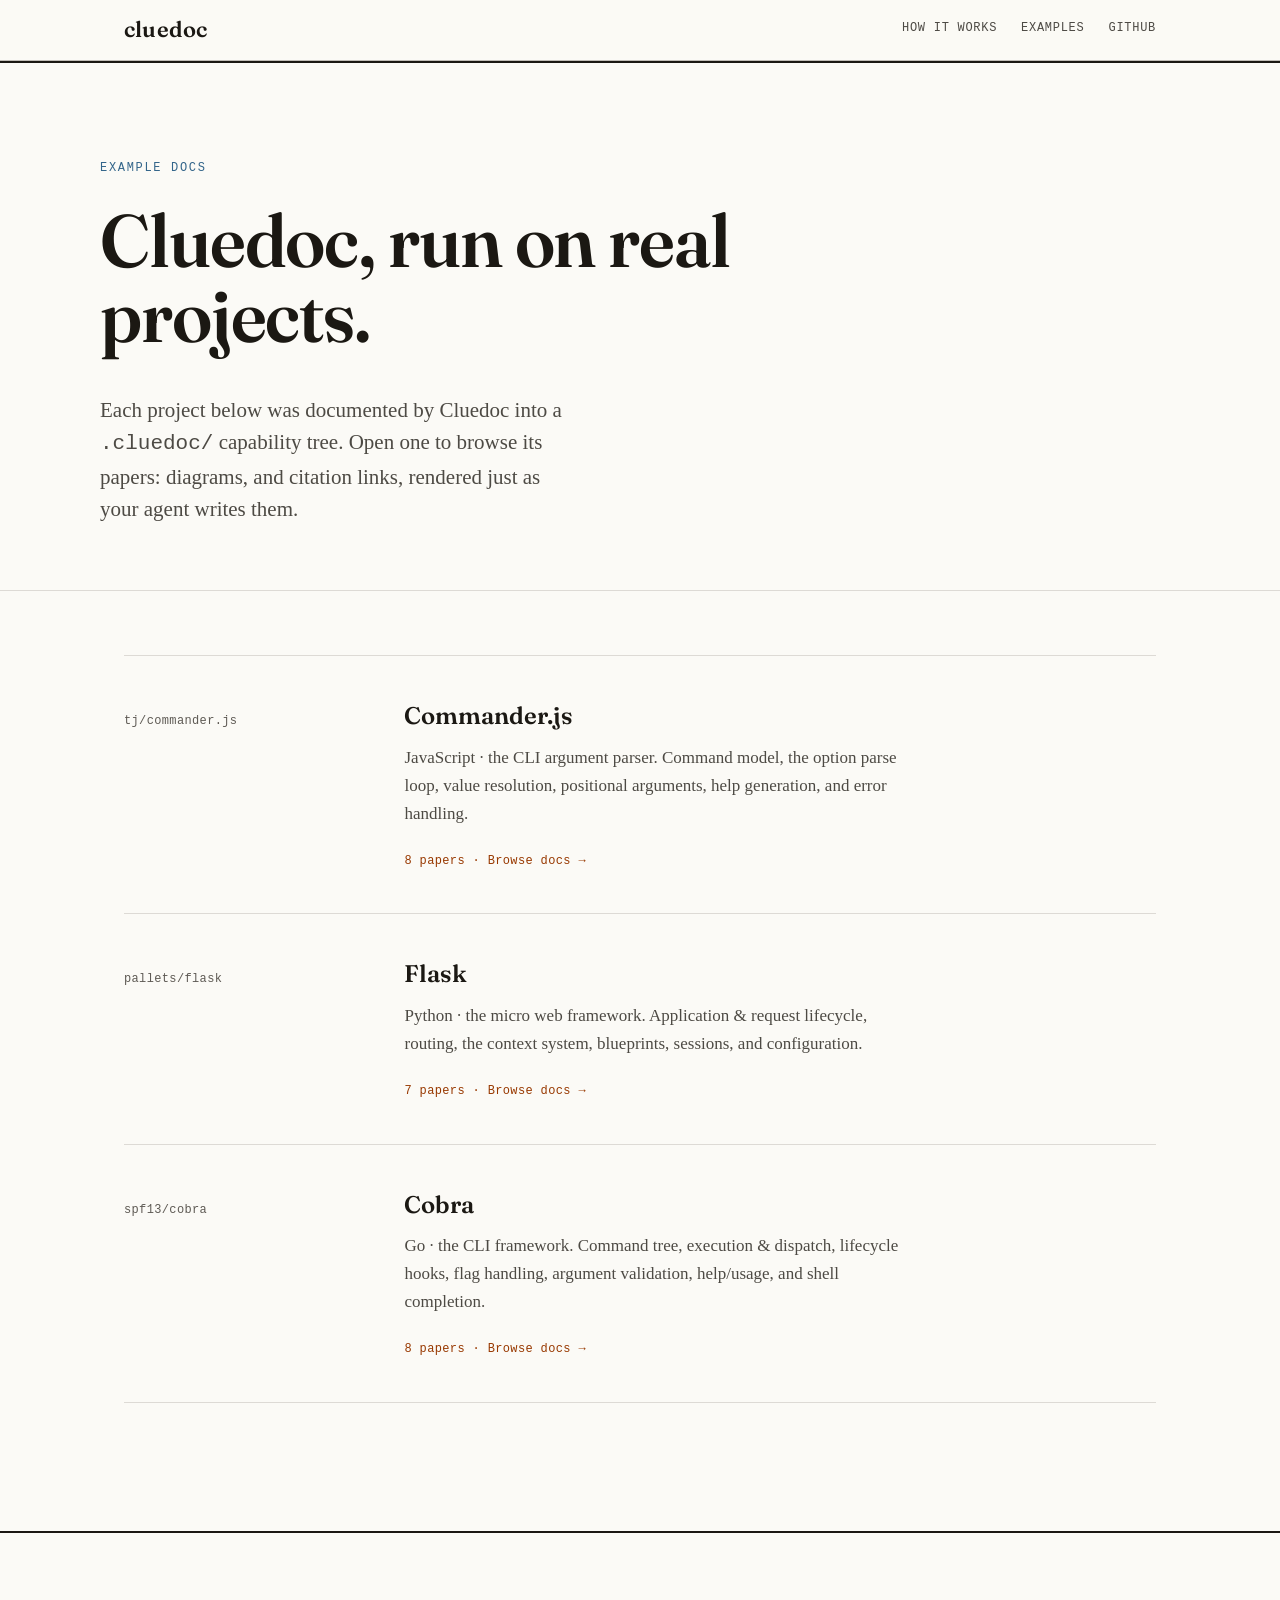
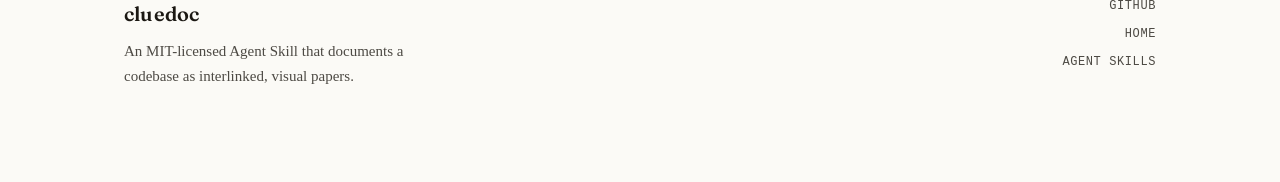
<file: docs/examples.html>
<!doctype html>
<html lang="en">
<head>
<meta charset="utf-8">
<meta name="viewport" content="width=device-width, initial-scale=1">
<title>Cluedoc: example docs</title>
<meta name="description" content="Cluedoc run over real open-source projects. Browse the generated capability-tree papers.">
<link rel="preconnect" href="https://fonts.googleapis.com">
<link rel="preconnect" href="https://fonts.gstatic.com" crossorigin>
<link href="https://fonts.googleapis.com/css2?family=Fraunces:opsz,wght@9..144,400;9..144,500;9..144,600;9..144,700&display=swap" rel="stylesheet">
<link rel="stylesheet" href="assets/style.css">
</head>
<body>

<header class="masthead">
  <div class="wrap running-head">
    <a class="wordmark" href="index.html">cluedoc</a>
    <span class="spacer"></span>
    <nav class="masthead-links">
      <a class="hide-sm" href="index.html#how">How it works</a>
      <a href="examples.html">Examples</a>
      <a href="https://github.com/KeunwooPark/cluedoc">GitHub</a>
    </nav>
  </div>
</header>

<main>
<section class="frontmatter wrap">
  <p class="eyebrow">Example docs</p>
  <h1 class="title">Cluedoc, run on real projects.</h1>
  <p class="abstract" style="margin-top: var(--space-xl);">
    Each project below was documented by Cluedoc into a <code>.cluedoc/</code> capability tree. Open one to browse its papers: diagrams, and citation links, rendered just as your agent writes them.
  </p>
</section>

<section class="section" style="border-top: 1px solid var(--color-rule);">
  <div class="wrap">
    <div id="gallery" class="gallery"></div>
  </div>
</section>
</main>

<footer class="colophon">
  <div class="wrap">
    <div class="imprint">
      <a class="wordmark" href="index.html">cluedoc</a>
      <p>An MIT-licensed Agent Skill that documents a codebase as interlinked, visual papers.</p>
    </div>
    <nav class="links">
      <a href="https://github.com/KeunwooPark/cluedoc">GitHub</a>
      <a href="index.html">Home</a>
      <a href="https://agentskills.io">Agent Skills</a>
    </nav>
  </div>
</footer>

<script>
(async function () {
  const gallery = document.getElementById('gallery');
  try {
    const res = await fetch('examples/manifest.json', { cache: 'no-cache' });
    const data = await res.json();
    const list = (data && data.examples) || [];
    if (!list.length) {
      gallery.className = '';
      gallery.innerHTML = '<div class="gallery-empty">No examples published yet. Check back soon.</div>';
      return;
    }
    gallery.innerHTML = list.map(function (ex) {
      const root = 'examples/' + ex.slug + '/.cluedoc/README.md';
      const href = 'viewer.html?doc=' + encodeURIComponent(root) + '&title=' + encodeURIComponent(ex.name);
      return '<a class="example-card" href="' + href + '">'
        + '<div><p class="repo">' + esc(ex.repo || '') + '</p></div>'
        + '<div>'
        + '<h3>' + esc(ex.name) + '</h3>'
        + '<p>' + esc(ex.description || '') + '</p>'
        + '<span class="meta">' + (ex.papers ? ex.papers + ' papers · ' : '') + 'Browse docs →</span>'
        + '</div>'
        + '</a>';
    }).join('');
  } catch (e) {
    gallery.className = '';
    gallery.innerHTML = '<div class="gallery-empty">Could not load examples (' + esc(String(e)) + ').</div>';
  }
  function esc(s){return String(s).replace(/[&<>"]/g,function(c){return({'&':'&amp;','<':'&lt;','>':'&gt;','"':'&quot;'})[c];});}
})();
</script>
</body>
</html>
</file>
<file: docs/assets/style.css>
/* Hallmark · macrostructure: Long Document · genre: editorial
 * theme: custom (vibe: "academic paper, magazine touch"
 *   · paper oklch(97.5% 0.006 90) · ink oklch(24% 0.01 80)
 *   · accents #33658A blue / #F26419 orange / #8ED081 green)
 * nav: N6 masthead · footer: Ft4 colophon · enrichment: Tier-A figure + drop cap
 * pre-emit critique: P5 H4 E5 S5 R4 V5 · light-only
 * Aesthetic: an academic paper on screen — front matter, numbered sections,
 * hairline rules, a plated figure, a citation-graph colophon; a magazine touch. */

:root {
  /* ---- neutrals (warm anchor, hue ~85) ---- */
  --color-paper:    oklch(98.5% 0.005 92);   /* warm near-white page */
  --color-paper-2:  oklch(99.2% 0.005 95);   /* plates / cards, brighter */
  --color-paper-3:  oklch(95.2% 0.008 88);   /* sunk panels, code */
  --color-rule:     oklch(89%   0.008 88);   /* hairline */
  --color-rule-2:   oklch(80%   0.010 85);   /* stronger rule */
  --color-neutral:  oklch(47%   0.011 85);   /* faint / captions (AA on paper) */
  --color-muted:    oklch(41%   0.010 82);   /* soft body */
  --color-ink:      oklch(21%   0.011 78);   /* near-black, warm */

  /* ---- brand accents (exact hexes, held as tokens) ---- */
  --color-blue:     #33658A;   /* primary — links, rules, CTA fill */
  --color-orange:   #F26419;   /* spark  — marks, active, arrows, display */
  --color-green:    #8ED081;   /* tree   — diagram markers, tags, prompts */

  --color-accent:      var(--color-blue);
  --color-spark:       var(--color-orange);
  --color-spark-ink:   oklch(47% 0.145 47);            /* orange for small text (AA on paper) */
  --color-tree:        var(--color-green);
  --color-on-accent:   oklch(99% 0.004 95);           /* text on blue fill */
  --color-mark-band:   oklch(87% 0.075 58);           /* orange highlighter */
  --color-blue-soft:   oklch(93% 0.030 250);          /* inline-code / focus wash */
  --color-green-soft:  oklch(93% 0.045 145);          /* tag chip */
  --color-focus:       oklch(52% 0.13 250);

  /* ---- type ---- */
  --display: "Fraunces", "Iowan Old Style", "Palatino Linotype", Palatino, Georgia, serif;
  --serif:   "Iowan Old Style", "Palatino Linotype", Palatino, "Book Antiqua", Georgia, serif;
  --mono:    ui-monospace, "SF Mono", "JetBrains Mono", "Fira Code", Menlo, Consolas, monospace;

  /* ---- spacing (4pt) ---- */
  --space-2xs: 4px;  --space-xs: 8px;  --space-sm: 12px; --space-md: 16px;
  --space-lg: 24px;  --space-xl: 40px; --space-2xl: 64px; --space-3xl: 96px;

  --radius: 4px;
  --maxw: 1080px;
  --measure: 68ch;

  --ease-out: cubic-bezier(0.22, 0.61, 0.36, 1);
  --dur: 480ms;
}

* { box-sizing: border-box; }
html, body { overflow-x: clip; }
html { scroll-behavior: smooth; }

body {
  margin: 0;
  background: var(--color-paper);
  color: var(--color-ink);
  font-family: var(--serif);
  font-size: 18px;
  line-height: 1.65;
  -webkit-font-smoothing: auto;
  text-rendering: optimizeLegibility;
}

a { color: var(--color-accent); text-decoration: none; }
a:hover { text-decoration: underline; text-underline-offset: 2px; text-decoration-thickness: 1px; }
a:focus-visible, button:focus-visible {
  outline: 2px solid var(--color-focus);
  outline-offset: 2px;
  border-radius: 2px;
}

.wrap { max-width: var(--maxw); margin: 0 auto; padding: 0 var(--space-lg); }

/* magazine highlighter — band sits behind the x-height, never a fat underline */
.hl {
  background-image: linear-gradient(180deg,
    transparent 34%, var(--color-mark-band) 34%,
    var(--color-mark-band) 90%, transparent 90%);
  padding: 0 0.04em;
}

/* ============================================================
   Masthead — journal running head (N6)
   ============================================================ */
.masthead {
  position: sticky; top: 0; z-index: 30;
  background: color-mix(in srgb, var(--color-paper) 90%, transparent);
  backdrop-filter: saturate(1.2) blur(6px);
  border-bottom: 2px solid var(--color-ink);
}
.masthead::after {                   /* the thin second rule of a double rule */
  content: ""; display: block; height: 2px;
  background: var(--color-paper);
  border-bottom: 1px solid var(--color-rule-2);
}
.running-head {
  display: flex; align-items: center; gap: var(--space-lg);
  height: 58px;
}
.wordmark {
  font-family: var(--display);
  font-weight: 600;
  font-size: 22px;
  letter-spacing: 0.01em;
  color: var(--color-ink);
  font-optical-sizing: auto;
}
.wordmark:hover { text-decoration: none; }
.running-head .spacer { flex: 1; }
.masthead-links { display: flex; align-items: baseline; gap: var(--space-lg); }
.masthead-links a {
  font-family: var(--mono);
  font-size: 12px;
  letter-spacing: 0.06em;
  text-transform: uppercase;
  color: var(--color-muted);
}
.masthead-links a:hover { color: var(--color-accent); text-decoration: none; }

/* ============================================================
   Front matter — the paper's title block (hero)
   ============================================================ */
.frontmatter { padding: var(--space-3xl) 0 var(--space-2xl); }
.eyebrow {
  font-family: var(--mono);
  font-size: 12px; letter-spacing: 0.14em; text-transform: uppercase;
  color: var(--color-accent);
  margin: 0 0 var(--space-lg);
}
.title {
  font-family: var(--display);
  font-optical-sizing: auto;
  font-weight: 600;
  font-size: clamp(40px, 6.4vw, 74px);
  line-height: 1.02;
  letter-spacing: -0.015em;
  margin: 0;
  max-width: 18ch;
  overflow-wrap: anywhere; min-width: 0;
}

.frontmatter-body {
  display: grid;
  grid-template-columns: minmax(0, 1.05fr) minmax(0, 0.95fr);
  gap: var(--space-2xl);
  align-items: end;
  margin-top: var(--space-xl);
}
.frontmatter-body > * { min-width: 0; }
.abstract {
  font-size: 21px; line-height: 1.55;
  color: var(--color-muted);
  max-width: 46ch; margin: 0;
}
.abstract .label {
  display: block;
  font-family: var(--mono); font-size: 11px; letter-spacing: 0.14em;
  text-transform: uppercase; color: var(--color-neutral);
  margin-bottom: var(--space-xs);
}
.abstract strong { color: var(--color-ink); font-weight: 600; }
.cta-row { display: flex; flex-wrap: wrap; gap: var(--space-sm); align-items: center; margin-top: var(--space-xl); }

/* buttons */
.btn {
  display: inline-flex; align-items: center; gap: var(--space-xs);
  font-family: var(--mono); font-size: 13px; font-weight: 600;
  letter-spacing: 0.02em;
  line-height: 1;
  padding: 13px 20px; border-radius: var(--radius);
  border: 1px solid var(--color-rule-2);
  color: var(--color-ink); background: var(--color-paper-2);
  transition: transform 140ms var(--ease-out), border-color 140ms var(--ease-out), color 140ms var(--ease-out);
}
.btn:hover { text-decoration: none; border-color: var(--color-accent); color: var(--color-accent); transform: translateY(-1px); }
.btn:active { transform: translateY(0); }
.btn.primary { background: var(--color-accent); color: var(--color-on-accent); border-color: var(--color-accent); }
.btn.primary:hover { color: var(--color-on-accent); filter: brightness(1.08); }

/* ---- Figure 1 plate (replaces the fake terminal) ---- */
.plate {
  margin: 0;
  min-width: 0;
  background: var(--color-paper-2);
  border: 1px solid var(--color-rule-2);
  border-radius: var(--radius);
  box-shadow: 0 18px 40px -32px rgba(30, 26, 20, 0.45);
  overflow: hidden;
}
.plate .figure-body {
  margin: 0; padding: var(--space-lg) var(--space-lg) var(--space-md);
  font-family: var(--mono); font-size: 12.5px; line-height: 1.6;
  color: var(--color-ink); overflow-x: auto;
}
.plate figcaption {
  border-top: 1px solid var(--color-rule);
  padding: var(--space-sm) var(--space-lg);
  font-family: var(--mono); font-size: 11px; letter-spacing: 0.04em;
  color: var(--color-neutral);
}
.plate figcaption b { color: var(--color-muted); font-weight: 600; }
.f-label  { color: var(--color-accent); }
.f-dim    { color: var(--color-neutral); }
.f-arrow  { color: var(--color-spark); }
.f-tree   { color: color-mix(in srgb, var(--color-green) 72%, var(--color-ink)); }
.f-title  { color: var(--color-ink); font-weight: 600; }

/* ============================================================
   Sections — numbered like a paper
   ============================================================ */
.section { padding: var(--space-2xl) 0; border-top: 1px solid var(--color-rule); }
.section-head { margin-bottom: var(--space-xl); }
.section-num {
  font-family: var(--mono); font-size: 12px; letter-spacing: 0.1em;
  text-transform: uppercase; color: var(--color-accent);
  margin: 0 0 var(--space-sm);
}
.section-head h2 {
  font-family: var(--display); font-optical-sizing: auto;
  font-weight: 600; font-size: clamp(28px, 3.8vw, 40px);
  line-height: 1.08; letter-spacing: -0.01em;
  margin: 0; max-width: 20ch;
  overflow-wrap: anywhere; min-width: 0;
}
.section-head .sub {
  color: var(--color-muted); font-size: 19px;
  max-width: var(--measure); margin: var(--space-md) 0 0;
}
/* drop cap on the lead paragraph of §1 */
.leadin { max-width: var(--measure); font-size: 19px; color: var(--color-muted); margin: 0 0 var(--space-xl); }
.leadin.dropcap::first-letter {
  font-family: var(--display); font-weight: 600;
  float: left; font-size: 3.4em; line-height: 0.78;
  padding: 6px 10px 0 0; color: var(--color-ink);
}

/* feature stack — hairline rows, not an icon-tile grid */
.feature-stack { display: grid; gap: 0; }
.feature {
  display: grid; grid-template-columns: minmax(0, 0.4fr) minmax(0, 1fr);
  gap: var(--space-xl);
  padding: var(--space-xl) 0; border-top: 1px solid var(--color-rule);
}
.feature:last-child { border-bottom: 1px solid var(--color-rule); }
.feature .kicker { font-family: var(--mono); font-size: 12px; color: var(--color-neutral); letter-spacing: 0.04em; }
.feature h3 { font-family: var(--display); font-weight: 600; font-size: 23px; margin: 0 0 var(--space-sm); }
.feature p { color: var(--color-muted); font-size: 17px; margin: 0; max-width: 56ch; }
.feature code { font-family: var(--mono); font-size: 0.82em; background: var(--color-blue-soft);
  color: color-mix(in srgb, var(--color-blue) 70%, var(--color-ink)); padding: 1px 5px; border-radius: 3px; }

/* pull quote — magazine touch */
.pullquote {
  border: none; margin: var(--space-2xl) 0; padding: 0;
  max-width: 22ch;
}
.pullquote p {
  font-family: var(--display); font-optical-sizing: auto;
  font-weight: 500; font-size: clamp(26px, 4vw, 40px);
  line-height: 1.14; color: var(--color-ink); margin: 0;
  border-left: 3px solid var(--color-spark);
  padding-left: var(--space-lg);
}

/* how-it-works — big serif numerals */
.steps { display: grid; gap: 0; }
.step {
  display: grid; grid-template-columns: 72px 1fr; gap: var(--space-lg);
  padding: var(--space-xl) 0; border-top: 1px solid var(--color-rule); align-items: start;
}
.step:last-child { border-bottom: 1px solid var(--color-rule); }
.step .n {
  font-family: var(--display); font-optical-sizing: auto;
  font-weight: 500; font-size: 46px; line-height: 0.9;
  color: var(--color-accent);
}
.step h3 { font-family: var(--display); font-weight: 600; margin: 0 0 var(--space-xs); font-size: 22px; }
.step p { margin: 0; color: var(--color-muted); font-size: 17px; max-width: 62ch; }
.step strong { color: var(--color-ink); }

/* install — inline set command, no terminal */
.setcmd {
  display: flex; align-items: center; gap: var(--space-md); flex-wrap: wrap;
  background: var(--color-paper-3);
  border: 1px solid var(--color-rule-2);
  border-radius: var(--radius);
  padding: 6px 6px 6px var(--space-lg);
  max-width: 100%;
}
.setcmd .cmd { font-family: var(--mono); font-size: 15px; color: var(--color-ink); }
.setcmd .cmd .prompt { color: var(--color-accent); user-select: none; }
.setcmd .spacer { flex: 1; }
.setcmd button {
  font-family: var(--mono); font-size: 12px; font-weight: 600; cursor: pointer;
  color: var(--color-ink); background: var(--color-paper-2);
  border: 1px solid var(--color-rule-2); padding: 9px 14px; border-radius: 3px;
  transition: border-color 140ms var(--ease-out), color 140ms var(--ease-out);
}
.setcmd button:hover { border-color: var(--color-spark); color: var(--color-spark-ink); }

/* ============================================================
   Examples gallery (examples.html)
   ============================================================ */
.gallery { display: grid; gap: 0; }
.example-card {
  display: grid; grid-template-columns: minmax(0, 0.32fr) minmax(0, 1fr);
  gap: var(--space-xl); align-items: baseline;
  padding: var(--space-xl) 0; border-top: 1px solid var(--color-rule); color: inherit;
  transition: background 140ms var(--ease-out);
}
.gallery .example-card:last-child { border-bottom: 1px solid var(--color-rule); }
.example-card:hover { text-decoration: none; background: var(--color-paper-2); }
.example-card:hover h3 { color: var(--color-accent); }
.example-card .repo { font-family: var(--mono); font-size: 12px; color: var(--color-neutral); margin: 0; letter-spacing: 0.03em; }
.example-card h3 { font-family: var(--display); font-weight: 600; margin: 0 0 var(--space-xs); font-size: 24px; transition: color 140ms var(--ease-out); }
.example-card p { margin: 0 0 var(--space-md); color: var(--color-muted); font-size: 17px; max-width: 60ch; }
.example-card .meta { font-family: var(--mono); font-size: 12px; color: var(--color-spark-ink); letter-spacing: 0.03em; }
.gallery-empty {
  border: 1px dashed var(--color-rule-2); border-radius: var(--radius);
  padding: var(--space-3xl) var(--space-xl); text-align: center; color: var(--color-neutral);
  font-family: var(--mono); font-size: 14px;
}

/* ============================================================
   Colophon footer (Ft4)
   ============================================================ */
.colophon {
  border-top: 2px solid var(--color-ink);
  margin-top: var(--space-2xl);
  padding: var(--space-2xl) 0 var(--space-3xl);
}
.colophon .wrap { display: grid; gap: var(--space-lg); grid-template-columns: minmax(0, 1fr) auto; align-items: start; }
.colophon .imprint .wordmark { font-size: 20px; }
.colophon .imprint p { margin: var(--space-xs) 0 0; color: var(--color-muted); font-size: 15px; max-width: 44ch; }
.colophon .links { display: flex; flex-direction: column; gap: var(--space-xs); text-align: right; }
.colophon .links a { font-family: var(--mono); font-size: 12px; letter-spacing: 0.05em; text-transform: uppercase; color: var(--color-muted); }
.colophon .links a:hover { color: var(--color-accent); text-decoration: none; }

/* ============================================================
   Reveal (one quiet entrance)
   ============================================================ */
.reveal { opacity: 0; transform: translateY(12px); }
.reveal.in { opacity: 1; transform: none; transition: opacity var(--dur) var(--ease-out), transform var(--dur) var(--ease-out); }

@media (prefers-reduced-motion: reduce) {
  html { scroll-behavior: auto; }
  .reveal { opacity: 1; transform: none; }
  .reveal.in { transition: opacity 150ms linear; }
  .btn, .example-card, .setcmd button { transition: none; }
}

/* ============================================================
   Responsive
   ============================================================ */
@media (max-width: 860px) {
  body { font-size: 17px; }
  .frontmatter { padding: var(--space-2xl) 0 var(--space-xl); }
  .frontmatter-body { grid-template-columns: minmax(0, 1fr); gap: var(--space-xl); align-items: stretch; }
  .feature { grid-template-columns: minmax(0, 1fr); gap: var(--space-sm); }
  .example-card { grid-template-columns: minmax(0, 1fr); gap: var(--space-sm); }
  .colophon .wrap { grid-template-columns: 1fr; }
  .colophon .links { flex-direction: row; flex-wrap: wrap; gap: var(--space-lg); text-align: left; }
}
@media (max-width: 520px) {
  .running-head { gap: var(--space-md); height: 54px; }
  .masthead-links { gap: var(--space-md); }
  .masthead-links a.hide-sm { display: none; }
  .step { grid-template-columns: 52px 1fr; gap: var(--space-md); }
  .step .n { font-size: 36px; }
}
</file>
